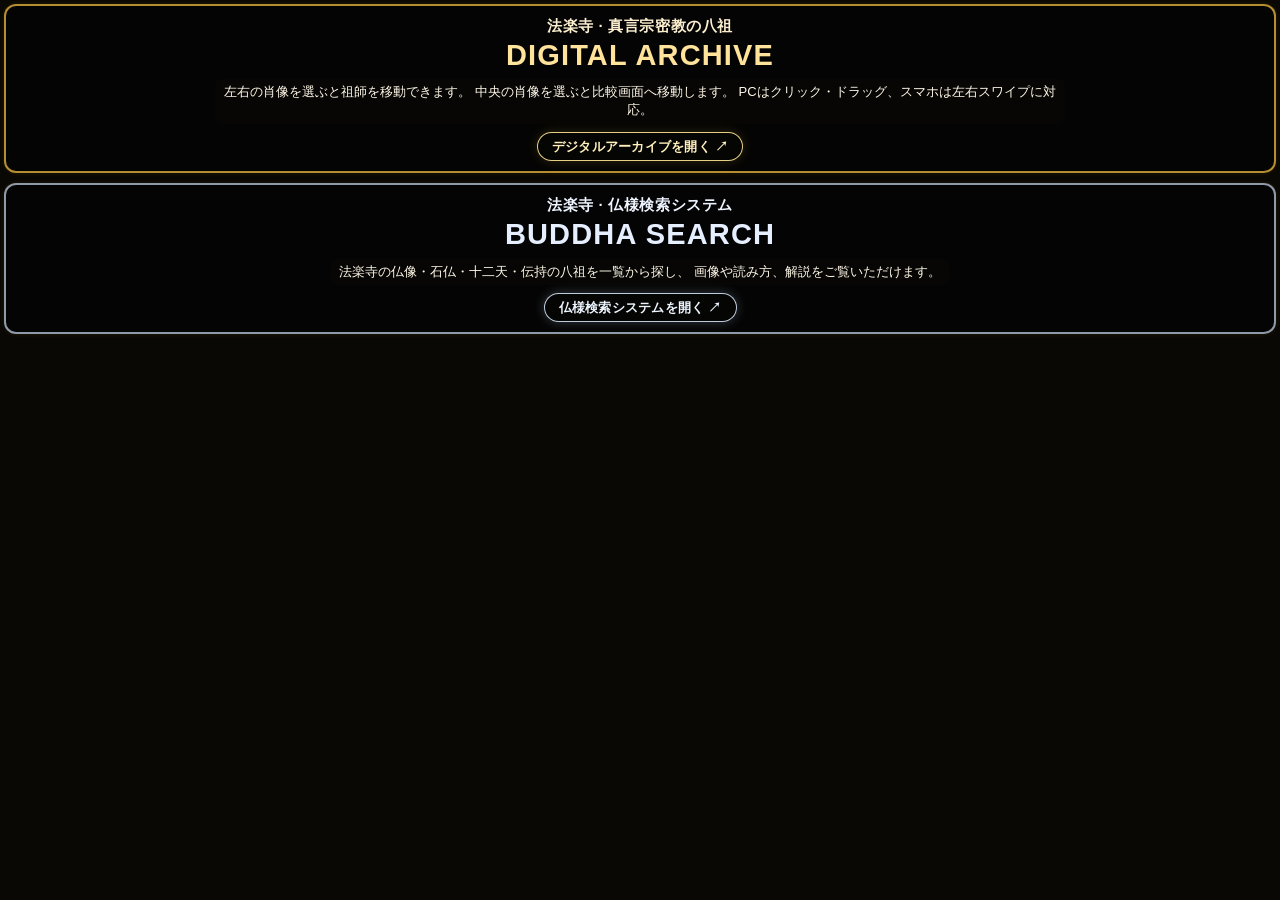
<file: index.html>
<!doctype html>
<html lang="ja">
<head>
  <meta charset="utf-8">
  <meta name="viewport" content="width=device-width, initial-scale=1">
  <meta name="color-scheme" content="dark">
  <meta name="description" content="法楽寺 真言宗密教の八祖 デジタルアーカイブのご案内">
  <title>法楽寺｜真言宗密教の八祖 DIGITAL ARCHIVE</title>
  <link rel="stylesheet" href="./style.css">
</head>
<body>
  <main class="page">
    <a
      class="archive-card"
      href="https://yamatotakayamahourakuji-yth.github.io/horakuji-digital-archive/"
      target="_blank"
      rel="noopener noreferrer"
      aria-label="法楽寺 真言宗密教の八祖 デジタルアーカイブを新しいタブで開く"
    >
      <span class="ornament" aria-hidden="true">◆</span>
      <span class="archive-card__eyebrow">法楽寺 · 真言宗密教の八祖</span>
      <span class="archive-card__title">DIGITAL ARCHIVE</span>
      <span class="archive-card__description">
        左右の肖像を選ぶと祖師を移動できます。<br class="desktop-break">
        中央の肖像を選ぶと比較画面へ移動します。<br class="desktop-break">
        PCはクリック・ドラッグ、スマホは左右スワイプに対応。
      </span>
      <span class="archive-card__action">デジタルアーカイブを開く <span aria-hidden="true">↗</span></span>
      <span class="ornament ornament--bottom" aria-hidden="true">◆</span>
    </a>

    
    <a
      class="archive-card archive-card--silver"
      href="https://yamatotakayamahourakuji-yth.github.io/search/"
      target="_blank"
      rel="noopener noreferrer"
      aria-label="法楽寺 仏様検索システムを新しいタブで開く"
    >
      <span class="archive-card__eyebrow">法楽寺 · 仏様検索システム</span>
      <span class="archive-card__title">BUDDHA SEARCH</span>
      <span class="archive-card__description">
        法楽寺の仏像・石仏・十二天・伝持の八祖を一覧から探し、<br class="desktop-break">
        画像や読み方、解説をご覧いただけます。
      </span>
      <span class="archive-card__action">仏様検索システムを開く <span aria-hidden="true">↗</span></span>
    </a>

  </main>
</body>
</html>
</file>
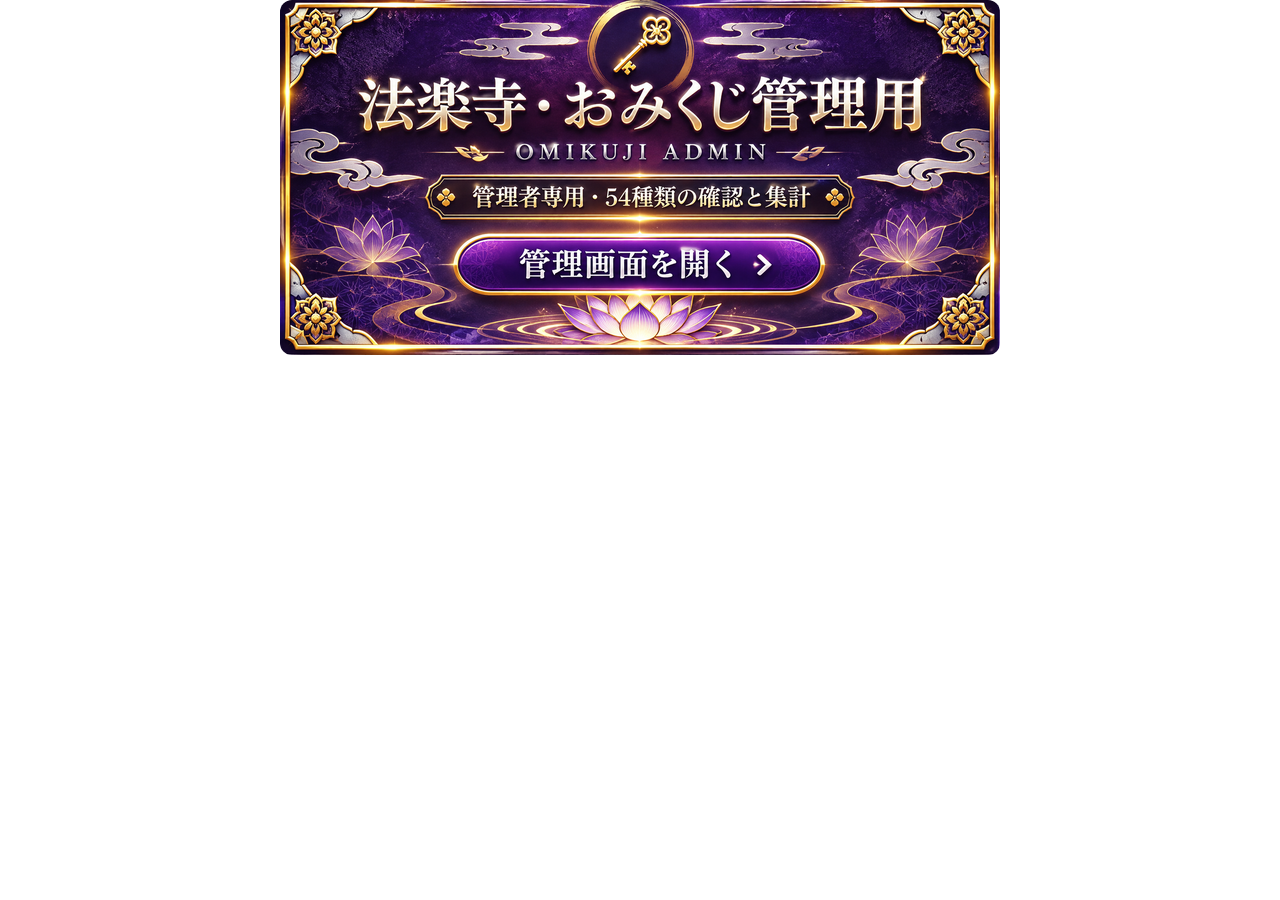
<file: admin-entry/index.html>
<!doctype html>
<html lang="ja"><head><meta charset="utf-8"><meta name="viewport" content="width=device-width,initial-scale=1"><meta name="robots" content="noindex,nofollow"><title>法楽寺｜おみくじ管理用・画像ボタン検証</title><style>*{box-sizing:border-box}html,body{margin:0;background:transparent}main{max-width:720px;margin:auto;padding:0}a{display:block;aspect-ratio:720/355;border-radius:12px;overflow:hidden}img{display:block;width:100%;height:100%;object-fit:contain}a:focus-visible{outline:3px solid rebeccapurple;outline-offset:3px}</style></head>
<body><main><a href="https://yamatotakayamahourakuji-yth.github.io/omikuji/?mode=admin" target="_blank" rel="noopener noreferrer" aria-label="法楽寺 おみくじ管理者画面を開く"><img src="./admin-button-720x355.png" alt="法楽寺 おみくじ管理用｜管理画面を開く" width="720" height="355"></a></main></body></html>
</file>
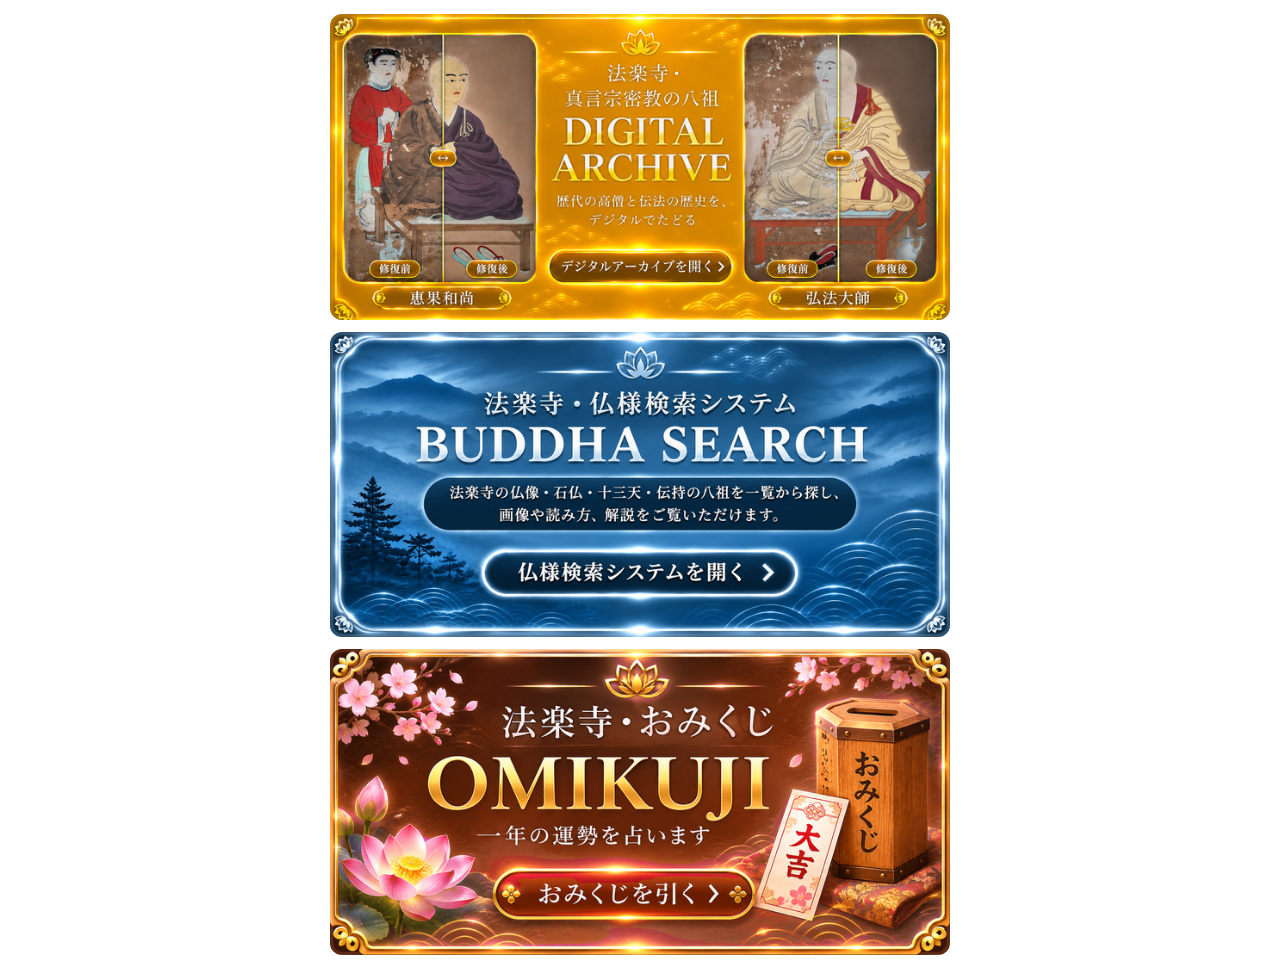
<file: glow-preview/index.html>
<!doctype html>
<html lang="ja">
<head><meta charset="utf-8"><meta name="viewport" content="width=device-width,initial-scale=1"><title>法楽寺 金銀銅・CSS発光検証</title><link rel="stylesheet" href="./style.css"></head>
<body><main class="button-gallery" aria-label="法楽寺デジタル案内">
<a class="temple-button temple-button--gold" href="https://yamatotakayamahourakuji-yth.github.io/horakuji-digital-archive/" target="_blank" rel="noopener noreferrer" aria-label="デジタルアーカイブを開く"><img src="./assets/01_gold_archive_720x355.png" alt="法楽寺 デジタルアーカイブ" width="720" height="355" draggable="false"></a>
<a class="temple-button temple-button--silver" href="https://yamatotakayamahourakuji-yth.github.io/search/" target="_blank" rel="noopener noreferrer" aria-label="仏様検索システムを開く"><img src="./assets/02_silver_search_720x355.png" alt="法楽寺 仏様検索システム" width="720" height="355" draggable="false"></a>
<a class="temple-button temple-button--bronze" href="https://yamatotakayamahourakuji-yth.github.io/omikuji/" target="_blank" rel="noopener noreferrer" aria-label="おみくじを開く"><img src="./assets/03_bronze_omikuji_720x355.png" alt="法楽寺 おみくじ" width="720" height="355" draggable="false"></a>
</main><style>
/* One image per Notion embed: fit the frame without internal scrolling. */
html.single-button,html.single-button body { height:100%; overflow:hidden; }
.single-button .button-gallery { height:100vh; height:100svh; max-width:none; padding:12px; gap:0; justify-content:flex-start; }
.single-button .temple-button { width:min(620px,100%,calc((100svh - 24px) * 720 / 355)); }
</style>
<script>
(() => {
  const colour = new URLSearchParams(location.search).get('button');
  const offsets = {gold:0,silver:1500,bronze:3000};
  if (!Object.prototype.hasOwnProperty.call(offsets,colour)) return;
  document.documentElement.classList.add('single-button');
  document.querySelectorAll('.temple-button').forEach(button => {
    if (!button.classList.contains('temple-button--' + colour)) button.remove();
  });
  const button = document.querySelector('.temple-button');
  // Shared wall clock keeps independently loaded embeds in gold/silver/bronze order.
  function syncGlow() {
    const phase = ((Date.now() - offsets[colour]) % 4500 + 4500) % 4500;
    button.style.setProperty('--glow-delay',(-phase / 1000) + 's');
  }
  syncGlow();
})();
</script>
</body></html>
</file>
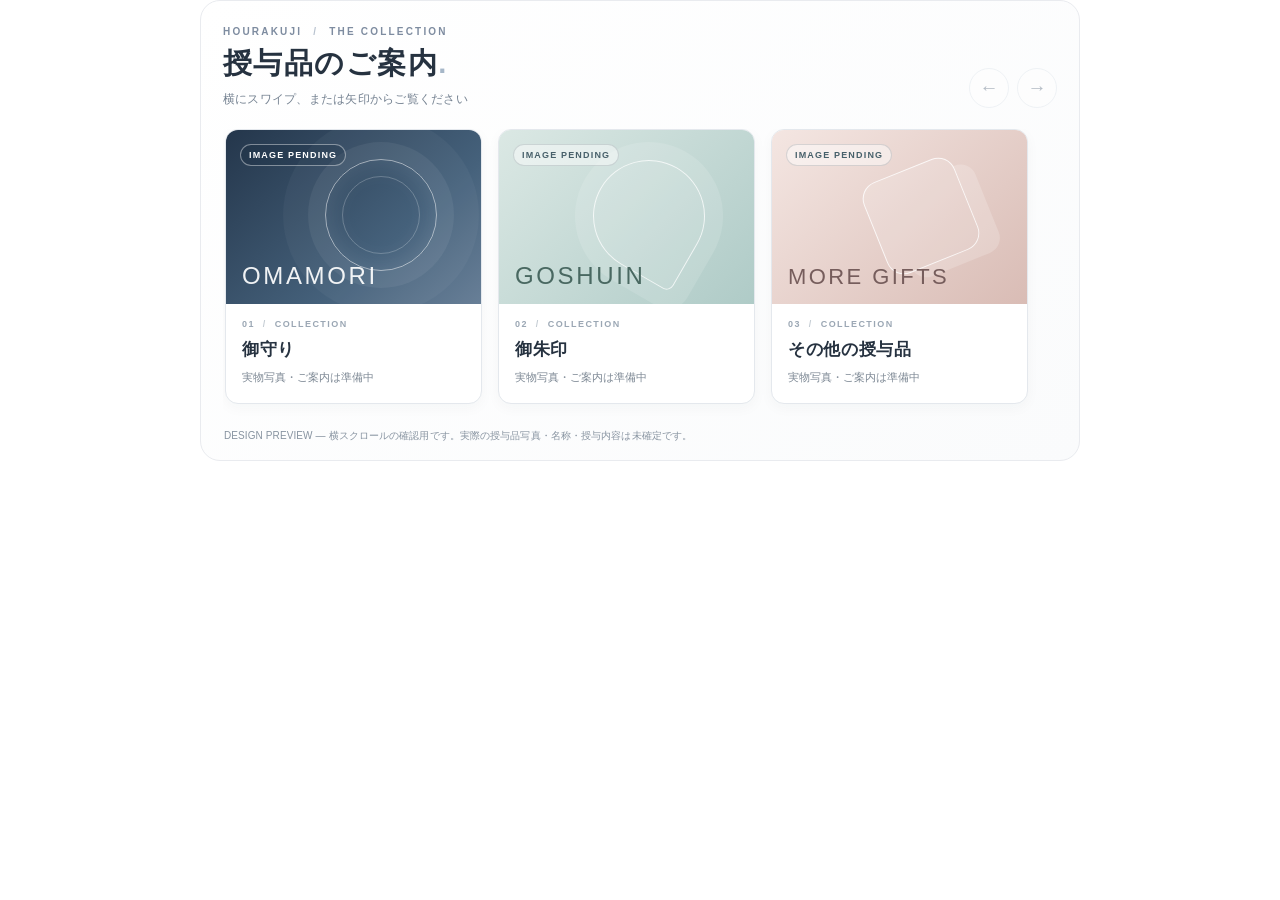
<file: offerings-preview/index.html>
<!doctype html>
<html lang="ja">
<head>
  <meta charset="utf-8">
  <meta name="viewport" content="width=device-width,initial-scale=1">
  <meta name="color-scheme" content="light">
  <meta name="robots" content="noindex,nofollow">
  <meta name="description" content="法楽寺 授与品の横スクロール・モダンデザイン試作（仮カード・本番未反映）">
  <title>法楽寺｜授与品コレクション デザイン確認</title>
  <link rel="stylesheet" href="./style.css">
  <script src="./slider.js" defer></script>
</head>
<body>
  <section class="offerings" aria-labelledby="offerings-heading">
    <header class="collection-header">
      <div class="collection-heading">
        <p class="eyebrow">HOURAKUJI <span aria-hidden="true">/</span> THE COLLECTION</p>
        <h2 id="offerings-heading">授与品のご案内<span class="heading-dot" aria-hidden="true">.</span></h2>
        <p class="subtitle">横にスワイプ、または矢印からご覧ください</p>
      </div>
      <div class="navigation" aria-label="授与品の横送り">
        <button id="offerings-prev" type="button" aria-label="前の授与品へ" aria-controls="offerings-track"><span aria-hidden="true">←</span></button>
        <button id="offerings-next" type="button" aria-label="次の授与品へ" aria-controls="offerings-track"><span aria-hidden="true">→</span></button>
      </div>
    </header>

    <div id="offerings-track" class="track" tabindex="0" role="region" aria-label="授与品の横スクロール一覧">
      <article class="item item--navy">
        <div class="visual" role="img" aria-label="御守り：写真未掲載の仮デザイン">
          <span class="visual-label">IMAGE PENDING</span>
          <span class="visual-art visual-art--one" aria-hidden="true"></span>
          <span class="visual-name" aria-hidden="true">OMAMORI</span>
        </div>
        <div class="item-copy"><p class="item-number">01 <span aria-hidden="true">/</span> COLLECTION</p><h3>御守り</h3><p class="item-note">実物写真・ご案内は準備中</p></div>
      </article>
      <article class="item item--sage">
        <div class="visual" role="img" aria-label="御朱印：写真未掲載の仮デザイン">
          <span class="visual-label">IMAGE PENDING</span>
          <span class="visual-art visual-art--two" aria-hidden="true"></span>
          <span class="visual-name" aria-hidden="true">GOSHUIN</span>
        </div>
        <div class="item-copy"><p class="item-number">02 <span aria-hidden="true">/</span> COLLECTION</p><h3>御朱印</h3><p class="item-note">実物写真・ご案内は準備中</p></div>
      </article>
      <article class="item item--rose">
        <div class="visual" role="img" aria-label="その他の授与品：写真未掲載の仮デザイン">
          <span class="visual-label">IMAGE PENDING</span>
          <span class="visual-art visual-art--three" aria-hidden="true"></span>
          <span class="visual-name" aria-hidden="true">MORE GIFTS</span>
        </div>
        <div class="item-copy"><p class="item-number">03 <span aria-hidden="true">/</span> COLLECTION</p><h3>その他の授与品</h3><p class="item-note">実物写真・ご案内は準備中</p></div>
      </article>
    </div>
    <p class="notice">DESIGN PREVIEW <span aria-hidden="true">—</span> 横スクロールの確認用です。実際の授与品写真・名称・授与内容は未確定です。</p>
  </section>
</body>
</html>
</file>
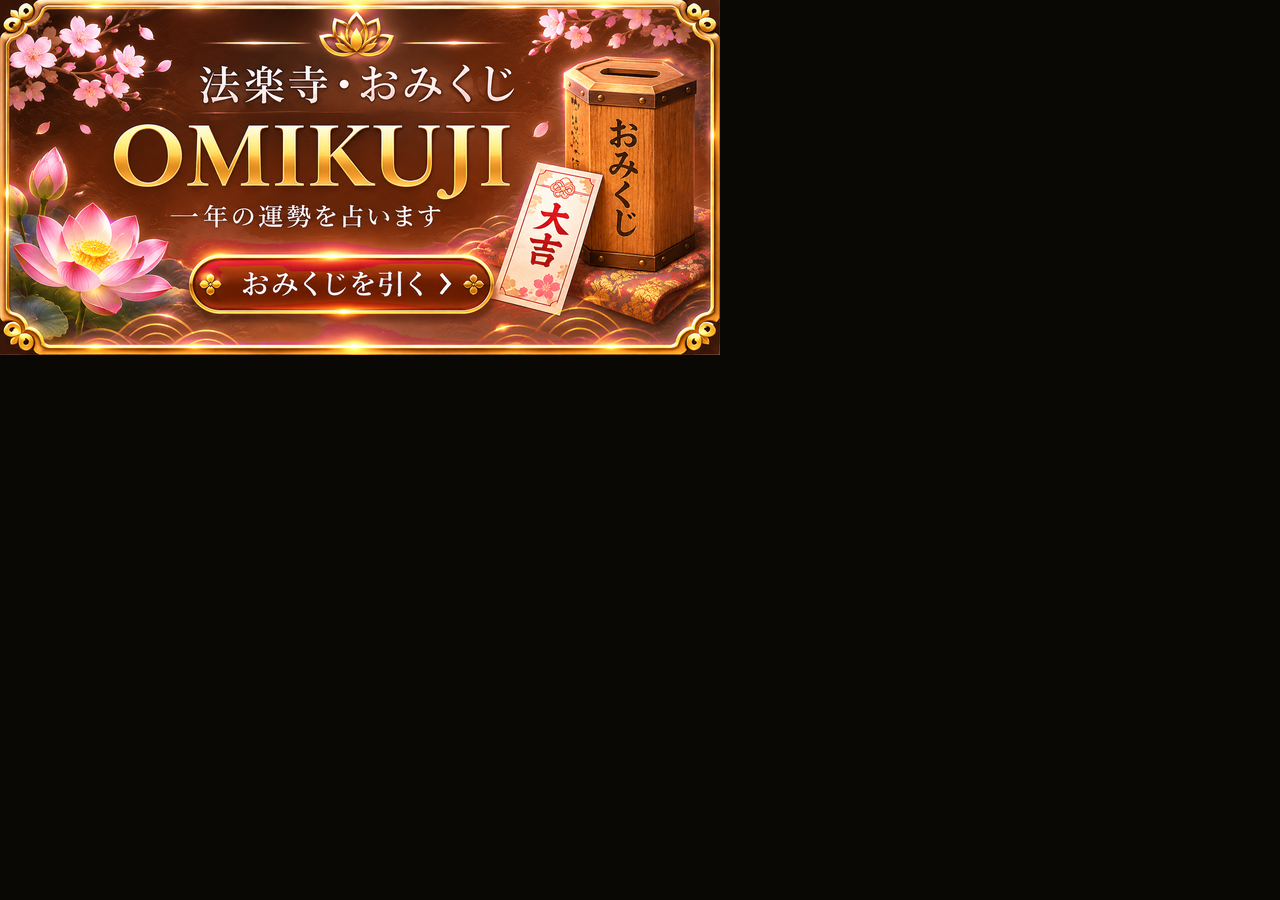
<file: bronze.html>
<!doctype html>
<html lang="ja">
<head><meta charset="utf-8"><meta name="viewport" content="width=device-width,initial-scale=1"><title>法楽寺 金銀銅・CSS発光検証</title><link rel="stylesheet" href="./style.css"></head>
<body><main class="button-gallery" aria-label="法楽寺デジタル案内">
<a class="temple-button temple-button--bronze" href="https://yamatotakayamahourakuji-yth.github.io/omikuji/" target="_blank" rel="noopener noreferrer" aria-label="おみくじを開く"><img src="./notion-test/03_bronze_omikuji_720x355.png" alt="法楽寺 おみくじ" width="720" height="355" draggable="false"></a>
</main></body></html>
</file>
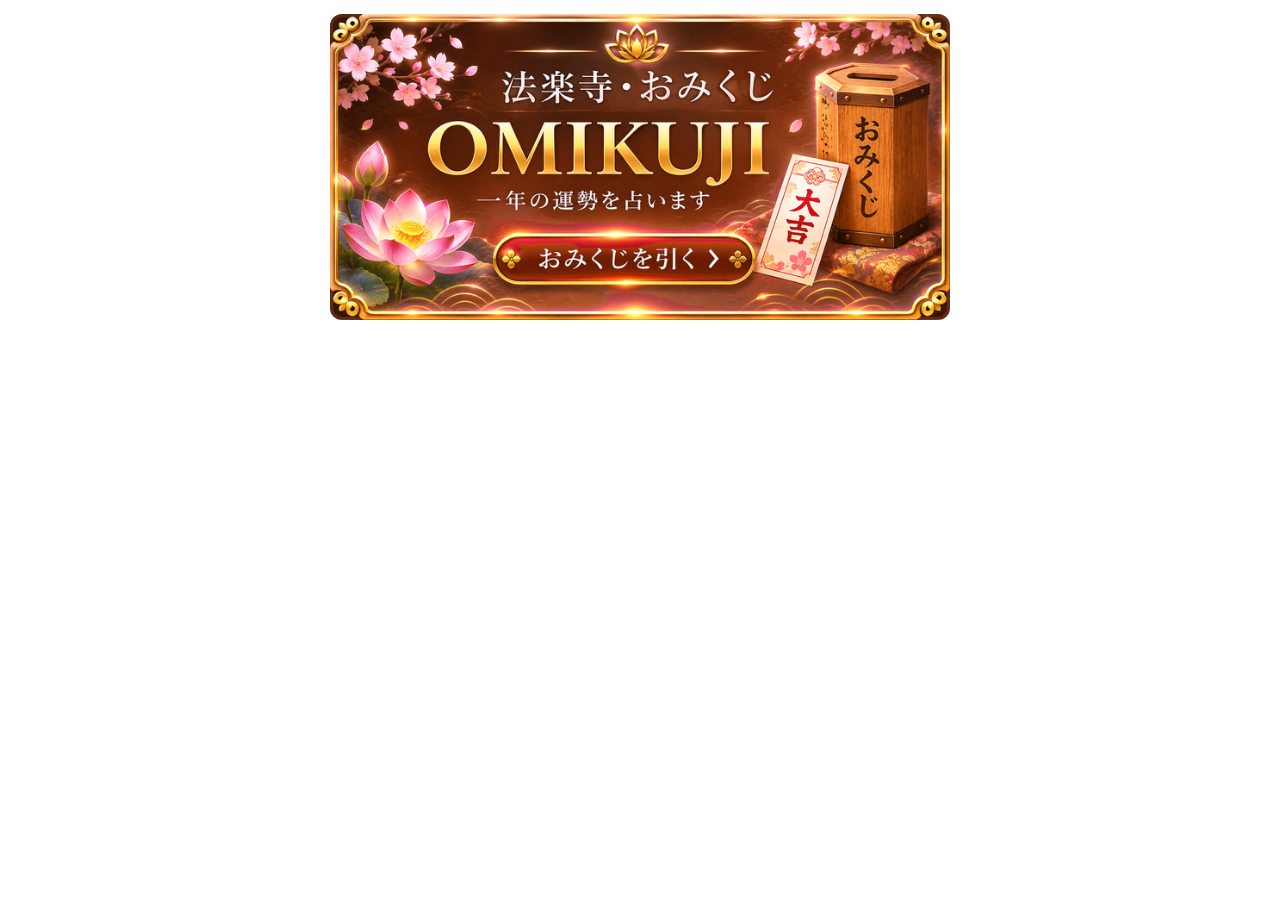
<file: glow-preview/bronze.html>
<!doctype html>
<html lang="ja">
<head><meta charset="utf-8"><meta name="viewport" content="width=device-width,initial-scale=1"><title>法楽寺 金銀銅・CSS発光検証</title><link rel="stylesheet" href="./style.css"></head>
<body><main class="button-gallery" aria-label="法楽寺デジタル案内">
<a class="temple-button temple-button--bronze" href="https://yamatotakayamahourakuji-yth.github.io/omikuji/" target="_blank" rel="noopener noreferrer" aria-label="おみくじを開く"><img src="./assets/03_bronze_omikuji_720x355.png" alt="法楽寺 おみくじ" width="720" height="355" draggable="false"></a>
</main></body></html>
</file>
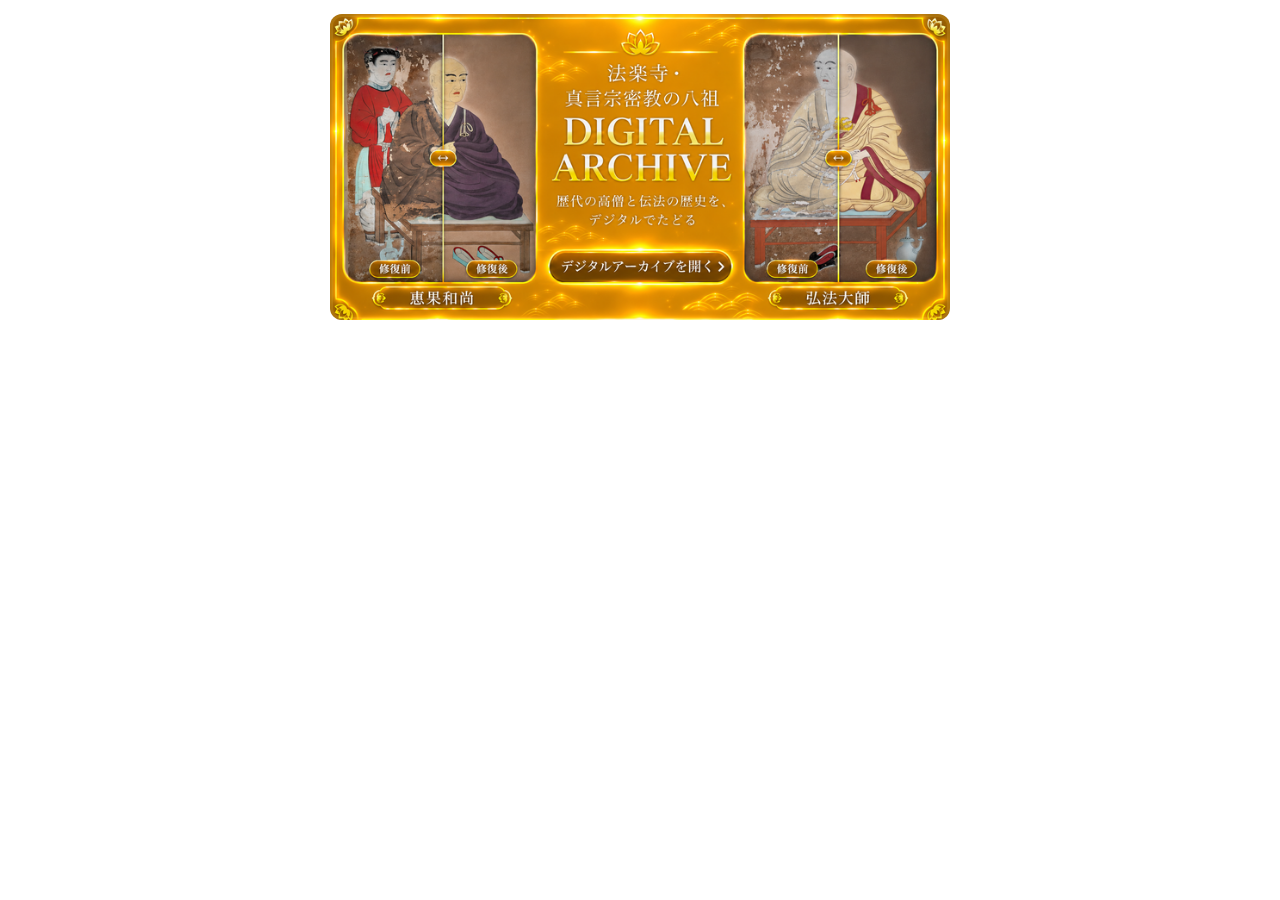
<file: glow-preview/gold.html>
<!doctype html>
<html lang="ja">
<head><meta charset="utf-8"><meta name="viewport" content="width=device-width,initial-scale=1"><title>法楽寺 金銀銅・CSS発光検証</title><link rel="stylesheet" href="./style.css"></head>
<body><main class="button-gallery" aria-label="法楽寺デジタル案内">
<a class="temple-button temple-button--gold" href="https://yamatotakayamahourakuji-yth.github.io/horakuji-digital-archive/" target="_blank" rel="noopener noreferrer" aria-label="デジタルアーカイブを開く"><img src="./assets/01_gold_archive_720x355.png" alt="法楽寺 デジタルアーカイブ" width="720" height="355" draggable="false"></a>
</main></body></html>
</file>
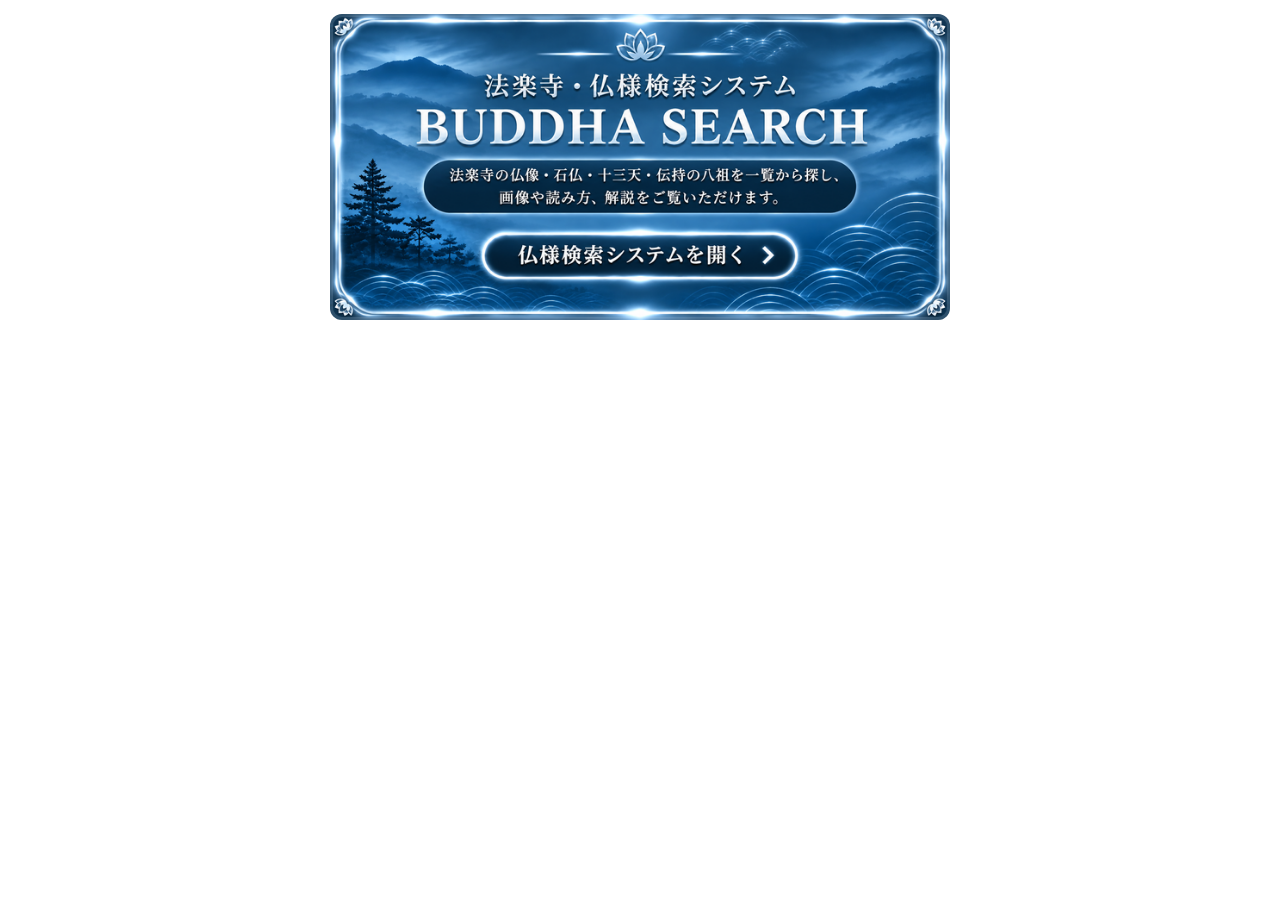
<file: glow-preview/silver.html>
<!doctype html>
<html lang="ja">
<head><meta charset="utf-8"><meta name="viewport" content="width=device-width,initial-scale=1"><title>法楽寺 金銀銅・CSS発光検証</title><link rel="stylesheet" href="./style.css"></head>
<body><main class="button-gallery" aria-label="法楽寺デジタル案内">
<a class="temple-button temple-button--silver" href="https://yamatotakayamahourakuji-yth.github.io/search/" target="_blank" rel="noopener noreferrer" aria-label="仏様検索システムを開く"><img src="./assets/02_silver_search_720x355.png" alt="法楽寺 仏様検索システム" width="720" height="355" draggable="false"></a>
</main></body></html>
</file>
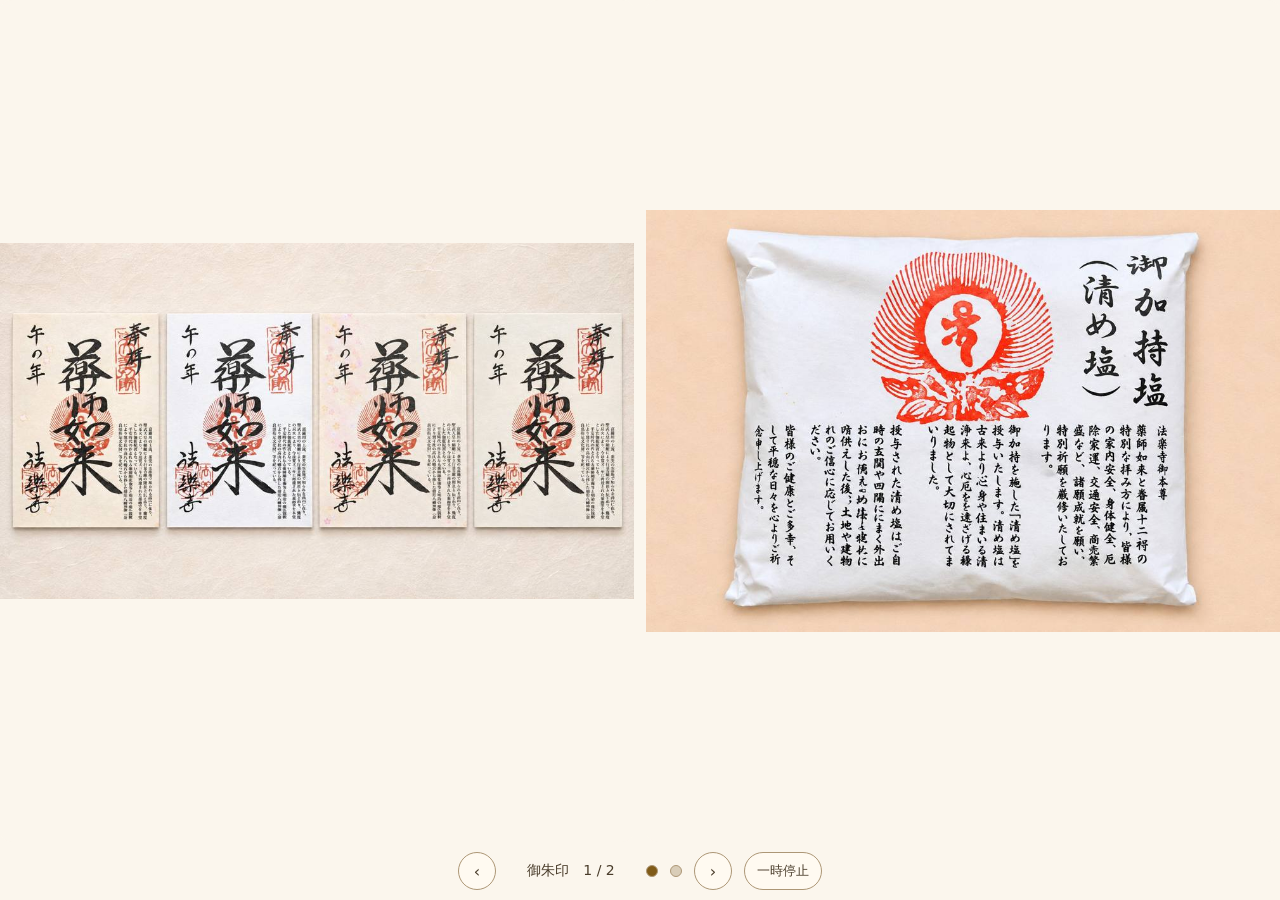
<file: preview/horakuji-gifts-production-20261119.html>
<!doctype html><html lang="ja"><meta charset="utf-8"><meta name="viewport" content="width=device-width,initial-scale=1"><title>法楽寺 御朱印・清め塩｜本番用</title>
<style>*{box-sizing:border-box}body{margin:0;background:#fbf6ed;color:#493c2a;font:16px system-ui,sans-serif}html,body{height:100%;overflow:hidden}main{width:100%;margin:auto}.viewport{height:calc(100vh - 58px)}.viewport{overflow:hidden;touch-action:pan-y}.track{display:flex;gap:12px;transition:transform 1.4s ease-in-out}.slide{flex:0 0 calc((100% - 12px)/2);min-width:0;margin:0;border-radius:12px;overflow:hidden;background:#fbf6ed}.slide img{display:block;width:100%;height:calc(100vh - 58px);object-fit:contain}.controls{display:flex;align-items:center;justify-content:center;gap:12px;min-height:58px;padding:8px}button{border:1px solid #ad9776;border-radius:24px;background:#fffaf1;color:#493c2a;min-width:38px;min-height:38px;font:inherit;cursor:pointer}button:focus-visible{outline:3px solid #805b18;outline-offset:2px}.dot{min-width:12px;min-height:12px;width:12px;height:12px;padding:0;background:#d9cdb8}.dot[aria-current=true]{background:#805b18}#label{min-width:9em;text-align:center;font-size:14px}#pause{font-size:13px;padding:0 12px}@media(max-width:500px){.controls{gap:8px}#label{min-width:0;flex:1}#pause{padding:0 8px}}@media(prefers-reduced-motion:reduce){.track{transition:none}}</style>
<main aria-label="御朱印・清め塩のご案内" aria-roledescription="カルーセル"><div class="viewport"><div class="track">
<figure class="slide" id="last-clone"></figure>
<figure class="slide"><img src="[data-uri]" alt="四種の御朱印"></figure>
<figure class="slide"><img src="[data-uri]" alt="御加持塩・清め塩"></figure>
<figure class="slide" id="first-clone"></figure>
</div></div><div class="controls"><button id="prev" aria-label="前の授与品">‹</button><span id="label">御朱印　1 / 2</span><button class="dot" aria-label="御朱印を表示" aria-current="true"></button><button class="dot" aria-label="清め塩を表示" aria-current="false"></button><button id="next" aria-label="次の授与品">›</button><button id="pause">一時停止</button></div></main>
<script>
const originals=[...document.querySelectorAll('.slide')].slice(1,3).map(s=>s.innerHTML);document.querySelector('.track').innerHTML=Array.from({length:6},(_,i)=>'<figure class="slide">'+originals[i%2]+'</figure>').join('');
const track=document.querySelector('.track'),viewport=document.querySelector('.viewport'),dots=[...document.querySelectorAll('.dot')],names=['御朱印','清め塩'],pause=document.querySelector('#pause');let position=2,timer,paused=matchMedia('(prefers-reduced-motion:reduce)').matches,busy=false,startX,startY;
function paint(animate=true){track.style.transition=animate?'':'none';const slideWidth=(viewport.clientWidth-12)/2;track.style.transform='translateX('+(-position*(slideWidth+12))+'px)';const i=position%2;document.querySelector('#label').textContent=names[i]+'　'+(i+1)+' / 2';dots.forEach((d,n)=>d.setAttribute('aria-current',n===i?'true':'false'));document.querySelectorAll('.slide').forEach((s,n)=>s.setAttribute('aria-hidden',n===position||n===position+1?'false':'true'))}
function schedule(){clearInterval(timer);if(!paused&&!document.hidden)timer=setInterval(()=>move(1),7000);pause.textContent=paused?'再生':'一時停止'}
function move(step){if(busy)return;busy=true;position+=step;paint();setTimeout(()=>{if(position>=4)position=2;if(position<=1)position=3;paint(false);busy=false},1450)}
document.querySelector('#next').onclick=()=>{move(1);schedule()};document.querySelector('#prev').onclick=()=>{move(-1);schedule()};dots.forEach((d,i)=>d.onclick=()=>{if(busy)return;position=i+2;paint();schedule()});pause.onclick=()=>{paused=!paused;schedule()};document.addEventListener('visibilitychange',schedule);
viewport.addEventListener('pointerdown',e=>{startX=e.clientX;startY=e.clientY});viewport.addEventListener('pointerup',e=>{if(startX!==undefined&&Math.abs(e.clientX-startX)>40&&Math.abs(e.clientX-startX)>Math.abs(e.clientY-startY)){move(e.clientX<startX?1:-1);schedule()}startX=undefined});viewport.addEventListener('pointercancel',()=>startX=undefined);new ResizeObserver(()=>paint(false)).observe(viewport);paint(false);schedule();
</script>
<style>
.slide img{cursor:zoom-in}.slide img:focus-visible{outline:3px solid #805b18;outline-offset:-4px}
.zoom-dialog{position:fixed;inset:0;width:100vw;height:100dvh;max-width:none;max-height:none;margin:0;padding:12px;border:0;background:#17130ff5;color:#fff;overflow:hidden}
.zoom-dialog::backdrop{background:#17130ff5}.zoom-inner{height:100%;display:flex;flex-direction:column;align-items:center;gap:8px}.zoom-image{min-height:0;flex:1;width:100%;object-fit:contain}.zoom-bar{display:flex;gap:12px;align-items:center;justify-content:center;flex-wrap:wrap;flex-shrink:0}.zoom-bar button,.zoom-close{background:#fffaf1;color:#493c2a;min-width:44px;min-height:44px}.zoom-close{align-self:flex-end;font-size:24px}.zoom-bar a{color:#fff}.zoom-count{min-width:6em;text-align:center}
</style>
<dialog class="zoom-dialog" aria-label="画像の拡大表示"><div class="zoom-inner"><button class="zoom-close" aria-label="拡大表示を閉じる">×</button><img class="zoom-image" alt=""><div class="zoom-bar"><button class="zoom-prev" aria-label="前の拡大画像">‹</button><span class="zoom-count" aria-live="polite"></span><button class="zoom-next" aria-label="次の拡大画像">›</button><a class="zoom-newtab" target="_blank" rel="noopener">別タブで大きく表示</a></div></div></dialog>
<script>
(()=>{
const pictures=[...document.querySelectorAll('.slide img')],unique=[...new Map(pictures.map(img=>[img.src,{src:img.src,alt:img.alt}])).values()];
const dialog=document.querySelector('.zoom-dialog'),big=dialog.querySelector('.zoom-image'),count=dialog.querySelector('.zoom-count'),external=dialog.querySelector('.zoom-newtab');
let current=0,previousPaused=true,openerElement=null,newTabOpen=false,downX=0,downY=0;
const requested=new URLSearchParams(location.search).get('image'),viewer=requested!==null;
function url(i){const u=new URL(location.href);u.searchParams.set('image',i);return u.href}
function show(i){current=(i+unique.length)%unique.length;big.src=unique[current].src;big.alt=unique[current].alt;count.textContent=(current+1)+' / '+unique.length;external.href=url(current)}
function open(i,element){previousPaused=paused;paused=true;schedule();openerElement=element;
if(window.self!==window.top&&!viewer){const w=window.open(url(i),'_blank');if(w){newTabOpen=true;return}}
show(i);if(!dialog.open)dialog.showModal();dialog.querySelector('.zoom-close').focus()}
function close(){if(viewer){window.close();if(!window.closed){location.href=location.href.split('?')[0]}return}dialog.close()}
dialog.addEventListener('close',()=>{paused=previousPaused;schedule();if(openerElement)openerElement.focus()});
dialog.querySelector('.zoom-close').onclick=close;dialog.querySelector('.zoom-prev').onclick=()=>show(current-1);dialog.querySelector('.zoom-next').onclick=()=>show(current+1);
dialog.addEventListener('click',e=>{if(e.target===dialog||e.target===dialog.querySelector('.zoom-inner'))close()});
dialog.addEventListener('cancel',e=>{e.preventDefault();close()});
dialog.addEventListener('keydown',e=>{if(e.key==='ArrowLeft'){e.preventDefault();show(current-1)}if(e.key==='ArrowRight'){e.preventDefault();show(current+1)}});
pictures.forEach(img=>{img.tabIndex=0;img.setAttribute('role','button');img.setAttribute('aria-label',img.alt+'を拡大');img.addEventListener('pointerdown',e=>{downX=e.clientX;downY=e.clientY});img.addEventListener('click',e=>{if(e.detail!==0&&(Math.abs(e.clientX-downX)>20||Math.abs(e.clientY-downY)>20))return;open(unique.findIndex(x=>x.src===img.src),img)});img.addEventListener('keydown',e=>{if(e.key==='Enter'||e.key===' '){e.preventDefault();open(unique.findIndex(x=>x.src===img.src),img)}})});
window.addEventListener('focus',()=>{if(newTabOpen&&!dialog.open&&!viewer){newTabOpen=false;paused=previousPaused;schedule()}});
if(viewer){paused=true;schedule();show(Number(requested)||0);dialog.showModal();external.hidden=true}
})();
</script>
</html>
</file>
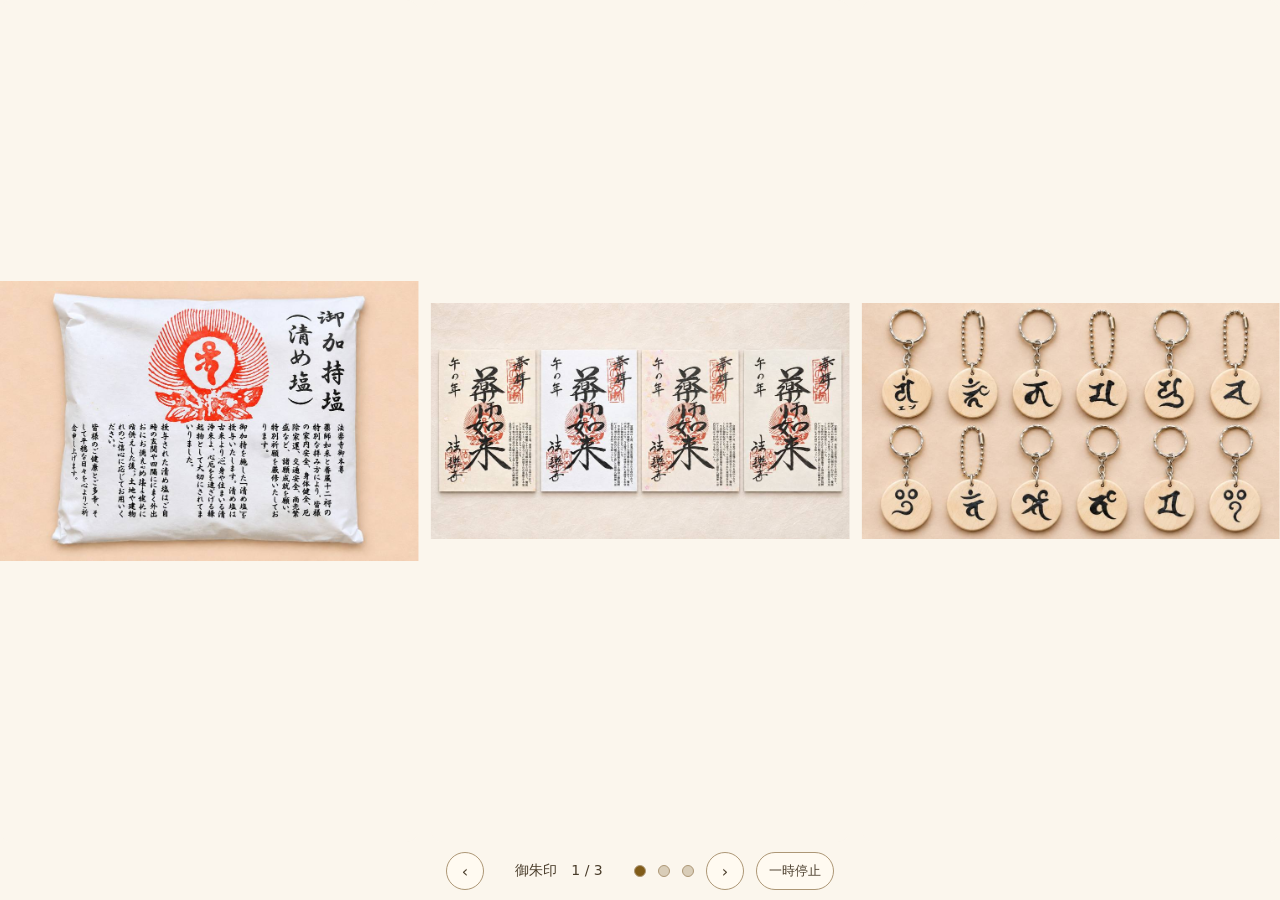
<file: preview/horakuji-gifts-wide-20261114.html>
<!doctype html><html lang="ja"><meta charset="utf-8"><meta name="viewport" content="width=device-width,initial-scale=1"><title>法楽寺 御朱印・授与品｜確認用</title>
<style>*{box-sizing:border-box}body{margin:0;background:#fbf6ed;color:#493c2a;font:16px system-ui,sans-serif}html,body{height:100%;overflow:hidden}main{width:100%;margin:auto}.viewport{height:calc(100vh - 58px)}.viewport{overflow:hidden;touch-action:pan-y}.track{display:flex;gap:12px;transition:transform 1.4s ease-in-out}.slide{flex:0 0 calc((100% - 24px)/3);min-width:0;margin:0;border-radius:12px;overflow:hidden;background:#fbf6ed}.slide img{display:block;width:100%;height:calc(100vh - 58px);object-fit:contain}.controls{display:flex;align-items:center;justify-content:center;gap:12px;min-height:58px;padding:8px}button{border:1px solid #ad9776;border-radius:24px;background:#fffaf1;color:#493c2a;min-width:38px;min-height:38px;font:inherit;cursor:pointer}button:focus-visible{outline:3px solid #805b18;outline-offset:2px}.dot{min-width:12px;min-height:12px;width:12px;height:12px;padding:0;background:#d9cdb8}.dot[aria-current=true]{background:#805b18}#label{min-width:9em;text-align:center;font-size:14px}#pause{font-size:13px;padding:0 12px}@media(max-width:500px){.controls{gap:8px}#label{min-width:0;flex:1}#pause{padding:0 8px}}@media(prefers-reduced-motion:reduce){.track{transition:none}}</style>
<main aria-label="御朱印・授与品のご案内" aria-roledescription="カルーセル"><div class="viewport"><div class="track">
<figure class="slide" id="last-clone"></figure>
<figure class="slide"><img src="[data-uri]" alt="四種の御朱印"></figure>
<figure class="slide"><img src="[data-uri]" alt="十二個の梵字キーホルダー"></figure>
<figure class="slide"><img src="[data-uri]" alt="御加持塩・清め塩"></figure>
<figure class="slide" id="first-clone"></figure>
</div></div><div class="controls"><button id="prev" aria-label="前の授与品">‹</button><span id="label">御朱印　1 / 3</span><button class="dot" aria-label="御朱印を表示" aria-current="true"></button><button class="dot" aria-label="梵字キーホルダーを表示" aria-current="false"></button><button class="dot" aria-label="清め塩を表示" aria-current="false"></button><button id="next" aria-label="次の授与品">›</button><button id="pause">一時停止</button></div></main>
<script>
const originals=[...document.querySelectorAll('.slide')].slice(1,4).map(s=>s.innerHTML);document.querySelector('.track').innerHTML=Array.from({length:9},(_,i)=>'<figure class="slide">'+originals[i%3]+'</figure>').join('');
const track=document.querySelector('.track'),viewport=document.querySelector('.viewport'),dots=[...document.querySelectorAll('.dot')],names=['御朱印','梵字キーホルダー','清め塩'],pause=document.querySelector('#pause');let position=3,timer,paused=matchMedia('(prefers-reduced-motion:reduce)').matches,busy=false,startX,startY;
function paint(animate=true){track.style.transition=animate?'':'none';track.style.transform=`translateX(${(viewport.clientWidth-(viewport.clientWidth-24)/3)/2-position*((viewport.clientWidth-24)/3+12)}px)`;const i=position%3;document.querySelector('#label').textContent=names[i]+'　'+(i+1)+' / 3';dots.forEach((d,n)=>d.setAttribute('aria-current',n===i?'true':'false'));document.querySelectorAll('.slide').forEach((s,n)=>s.setAttribute('aria-hidden',Math.abs(n-position)<=1?'false':'true'))}
function schedule(){clearInterval(timer);if(!paused&&!document.hidden)timer=setInterval(()=>move(1),7000);pause.textContent=paused?'再生':'一時停止'}
function move(step){if(busy)return;busy=true;position+=step;paint();setTimeout(()=>{if(position>=6)position=3;if(position<=2)position=5;paint(false);busy=false},1450)}
document.querySelector('#next').onclick=()=>{move(1);schedule()};document.querySelector('#prev').onclick=()=>{move(-1);schedule()};dots.forEach((d,i)=>d.onclick=()=>{if(busy)return;position=i+3;paint();schedule()});pause.onclick=()=>{paused=!paused;schedule()};document.addEventListener('visibilitychange',schedule);
viewport.addEventListener('pointerdown',e=>{startX=e.clientX;startY=e.clientY});viewport.addEventListener('pointerup',e=>{if(startX!==undefined&&Math.abs(e.clientX-startX)>40&&Math.abs(e.clientX-startX)>Math.abs(e.clientY-startY)){move(e.clientX<startX?1:-1);schedule()}startX=undefined});viewport.addEventListener('pointercancel',()=>startX=undefined);new ResizeObserver(()=>paint(false)).observe(viewport);paint(false);schedule();
</script>
<style>
.slide img{cursor:zoom-in}.slide img:focus-visible{outline:3px solid #805b18;outline-offset:-4px}
.zoom-dialog{position:fixed;inset:0;width:100vw;height:100dvh;max-width:none;max-height:none;margin:0;padding:12px;border:0;background:#17130ff5;color:#fff;overflow:hidden}
.zoom-dialog::backdrop{background:#17130ff5}.zoom-inner{height:100%;display:flex;flex-direction:column;align-items:center;gap:8px}.zoom-image{min-height:0;flex:1;width:100%;object-fit:contain}.zoom-bar{display:flex;gap:12px;align-items:center;justify-content:center;flex-wrap:wrap;flex-shrink:0}.zoom-bar button,.zoom-close{background:#fffaf1;color:#493c2a;min-width:44px;min-height:44px}.zoom-close{align-self:flex-end;font-size:24px}.zoom-bar a{color:#fff}.zoom-count{min-width:6em;text-align:center}
</style>
<dialog class="zoom-dialog" aria-label="画像の拡大表示"><div class="zoom-inner"><button class="zoom-close" aria-label="拡大表示を閉じる">×</button><img class="zoom-image" alt=""><div class="zoom-bar"><button class="zoom-prev" aria-label="前の拡大画像">‹</button><span class="zoom-count" aria-live="polite"></span><button class="zoom-next" aria-label="次の拡大画像">›</button><a class="zoom-newtab" target="_blank" rel="noopener">別タブで大きく表示</a></div></div></dialog>
<script>
(()=>{
const pictures=[...document.querySelectorAll('.slide img')],unique=[...new Map(pictures.map(img=>[img.src,{src:img.src,alt:img.alt}])).values()];
const dialog=document.querySelector('.zoom-dialog'),big=dialog.querySelector('.zoom-image'),count=dialog.querySelector('.zoom-count'),external=dialog.querySelector('.zoom-newtab');
let current=0,previousPaused=true,openerElement=null,newTabOpen=false,downX=0,downY=0;
const requested=new URLSearchParams(location.search).get('image'),viewer=requested!==null;
function url(i){const u=new URL(location.href);u.searchParams.set('image',i);return u.href}
function show(i){current=(i+unique.length)%unique.length;big.src=unique[current].src;big.alt=unique[current].alt;count.textContent=(current+1)+' / '+unique.length;external.href=url(current)}
function open(i,element){previousPaused=paused;paused=true;schedule();openerElement=element;
if(window.self!==window.top&&!viewer){const w=window.open(url(i),'_blank');if(w){newTabOpen=true;return}}
show(i);if(!dialog.open)dialog.showModal();dialog.querySelector('.zoom-close').focus()}
function close(){if(viewer){window.close();if(!window.closed){location.href=location.href.split('?')[0]}return}dialog.close()}
dialog.addEventListener('close',()=>{paused=previousPaused;schedule();if(openerElement)openerElement.focus()});
dialog.querySelector('.zoom-close').onclick=close;dialog.querySelector('.zoom-prev').onclick=()=>show(current-1);dialog.querySelector('.zoom-next').onclick=()=>show(current+1);
dialog.addEventListener('click',e=>{if(e.target===dialog||e.target===dialog.querySelector('.zoom-inner'))close()});
dialog.addEventListener('cancel',e=>{e.preventDefault();close()});
dialog.addEventListener('keydown',e=>{if(e.key==='ArrowLeft'){e.preventDefault();show(current-1)}if(e.key==='ArrowRight'){e.preventDefault();show(current+1)}});
pictures.forEach(img=>{img.tabIndex=0;img.setAttribute('role','button');img.setAttribute('aria-label',img.alt+'を拡大');img.addEventListener('pointerdown',e=>{downX=e.clientX;downY=e.clientY});img.addEventListener('click',e=>{if(e.detail!==0&&(Math.abs(e.clientX-downX)>20||Math.abs(e.clientY-downY)>20))return;open(unique.findIndex(x=>x.src===img.src),img)});img.addEventListener('keydown',e=>{if(e.key==='Enter'||e.key===' '){e.preventDefault();open(unique.findIndex(x=>x.src===img.src),img)}})});
window.addEventListener('focus',()=>{if(newTabOpen&&!dialog.open&&!viewer){newTabOpen=false;paused=previousPaused;schedule()}});
if(viewer){paused=true;schedule();show(Number(requested)||0);dialog.showModal();external.hidden=true}
})();
</script>
</html>
</file>
<file: style.css>
/* 法楽寺 DIGITAL ARCHIVE — コンパクト金色発光カード 2026-11-05 */
:root {
  font-family: "Hiragino Kaku Gothic ProN", "Yu Gothic", "Meiryo", sans-serif;
  color: #f9edcc;
  background: #0a0804;
  -webkit-font-smoothing: antialiased;
}
* { box-sizing: border-box; }
html, body { width: 100%; min-width: 0; margin: 0; }
.page { width: 100%; padding: 4px; }
.archive-card {
  position: relative;
  isolation: isolate;
  display: flex;
  flex-direction: column;
  align-items: center;
  justify-content: center;
  width: 100%;
  min-height: 0;
  overflow: hidden;
  padding: 10px 13px;
  border: 2px solid rgba(239, 189, 65, 0.75);
  border-radius: 12px;
  background: #040404;
  box-shadow: 0 0 5px rgba(246, 188, 31, .1);
  color: #fbefcf;
  text-align: center;
  text-decoration: none;
  animation: archiveGoldGlow 3s ease-in-out infinite;
}
.archive-card::before {
  position: absolute;
  z-index: 0;
  inset: -25%;
  background: radial-gradient(ellipse at center, rgba(255, 239, 151, .74) 0%, rgba(255, 193, 40, .34) 42%, transparent 73%);
  content: "";
  opacity: 0;
  animation: halo 3s ease-in-out infinite;
  pointer-events: none;
}
.archive-card:focus-visible { outline: 3px solid #fff5b4; outline-offset: 2px; }
.archive-card__eyebrow, .archive-card__title, .archive-card__description,
.archive-card__action, .ornament { position: relative; z-index: 1; }
.archive-card__eyebrow {
  margin: 0 0 2px;
  font-size: clamp(12px, 2.7vw, 15px);
  font-weight: 700;
  line-height: 1.3;
  letter-spacing: .04em;
  animation: archiveTextGlow 3s ease-in-out infinite;
}
.archive-card__title {
  font-size: clamp(20px, 4.2vw, 29px);
  font-weight: 800;
  line-height: 1.2;
  letter-spacing: .04em;
  color: #ffe39b;
  animation: archiveTextGlow 3s ease-in-out infinite;
}
.archive-card__description {
  max-width: 850px;
  margin-top: 7px;
  padding: 4px 8px;
  border-radius: 8px;
  background: rgba(10, 8, 5, .68);
  color: #fff8e9;
  font-size: clamp(11px, 2.4vw, 13px);
  line-height: 1.4;
  animation: archiveTextGlow 3s ease-in-out infinite;
}
.archive-card__action {
  display: inline-block;
  margin-top: 8px;
  padding: 6px 14px;
  border: 1px solid rgba(255, 229, 148, .9);
  border-radius: 999px;
  background: rgba(7, 6, 4, .84);
  color: #fff0bc;
  font-size: clamp(12px, 2.4vw, 13px);
  font-weight: 700;
  line-height: 1.2;
  letter-spacing: .02em;
  box-shadow: 0 0 12px rgba(255, 212, 69, .16);
  animation: archiveTextGlow 3s ease-in-out infinite;
}
.ornament { display: none; }
.desktop-break { display: none; }
@keyframes archiveGoldGlow {
  0%, 100% {
    border-color: rgba(225, 174, 51, .55);
    background-color: #040404;
    box-shadow: 0 0 5px rgba(242, 179, 18, .10), inset 0 0 7px rgba(242, 179, 18, .06);
  }
  50% {
    border-color: #ffe79b;
    background-color: #a87612;
    box-shadow: 0 0 28px rgba(255, 218, 74, .96),
                0 0 58px rgba(255, 179, 20, .78),
                0 0 84px rgba(255, 165, 12, .46),
                inset 0 0 62px rgba(255, 242, 158, .56);
  }
}
@keyframes halo { 0%, 100% { opacity: 0; } 50% { opacity: 1; } }
@keyframes archiveTextGlow {
  0%, 100% { text-shadow: 0 1px 4px rgba(0,0,0,.98), 0 0 2px rgba(255,214,89,.18); }
  50% {
    text-shadow: 0 1px 3px rgba(0,0,0,.96),
                 0 0 8px rgba(255,249,214,1),
                 0 0 20px rgba(255,225,77,.96),
                 0 0 32px rgba(255,176,17,.82);
  }
}
@media (max-width: 640px) {
  .archive-card { min-height: 0; padding: 11px 10px; }
  .archive-card__title { font-size: clamp(19px, 5vw, 24px); }
  .archive-card__description { margin-top: 7px; padding: 4px 6px; font-size: 11.5px; line-height: 1.4; }
  .archive-card__action { margin-top: 8px; padding: 7px 12px; }
}
@media (prefers-reduced-motion: reduce) {
  .archive-card, .archive-card::before,
  .archive-card__eyebrow, .archive-card__title,
  .archive-card__description, .archive-card__action { animation: none; }
  .archive-card { border-color: #d7ab49; box-shadow: 0 0 12px rgba(255, 214, 68, .38); }
}


/* BUDDHA SEARCH — 銀色点滅ボタン */
.page {
  display: flex;
  flex-direction: column;
  gap: 10px;
}

.archive-card--silver {
  border-color: rgba(190, 205, 225, .75);
  color: #eef4ff;
  animation: searchSilverGlow 3s ease-in-out infinite;
}

.archive-card--silver::before {
  background: radial-gradient(
    ellipse at center,
    rgba(238, 247, 255, .80) 0%,
    rgba(166, 194, 224, .42) 42%,
    transparent 73%
  );
}

.archive-card--silver:focus-visible {
  outline-color: #e7f2ff;
}

.archive-card--silver .archive-card__title {
  color: #e6efff;
}

.archive-card--silver .archive-card__action {
  border-color: rgba(210, 227, 246, .9);
  color: #edf5ff;
  box-shadow: 0 0 12px rgba(190, 214, 245, .25);
}

.archive-card--silver .archive-card__eyebrow,
.archive-card--silver .archive-card__title,
.archive-card--silver .archive-card__description,
.archive-card--silver .archive-card__action {
  animation: searchSilverTextGlow 3s ease-in-out infinite;
}

@keyframes searchSilverGlow {
  0%, 100% {
    border-color: rgba(160, 180, 205, .55);
    background-color: #040609;
    box-shadow: 0 0 5px rgba(160, 190, 225, .12);
  }
  50% {
    border-color: #f0f7ff;
    background-color: #687f9c;
    box-shadow:
      0 0 28px rgba(220, 237, 255, .95),
      0 0 58px rgba(170, 205, 240, .75),
      0 0 84px rgba(140, 185, 230, .45),
      inset 0 0 62px rgba(240, 248, 255, .55);
  }
}

@keyframes searchSilverTextGlow {
  0%, 100% {
    text-shadow: 0 1px 4px rgba(0, 0, 0, .95);
  }
  50% {
    text-shadow:
      0 1px 3px rgba(0, 0, 0, .95),
      0 0 8px rgba(245, 250, 255, 1),
      0 0 20px rgba(210, 230, 255, .95),
      0 0 32px rgba(150, 195, 240, .8);
  }
}

@media (prefers-reduced-motion: reduce) {
  .archive-card--silver,
  .archive-card--silver .archive-card__eyebrow,
  .archive-card--silver .archive-card__title,
  .archive-card--silver .archive-card__description,
  .archive-card--silver .archive-card__action {
    animation: none;
  }
  .archive-card--silver {
    border-color: #b9cce2;
    background-color: #101923;
    box-shadow: 0 0 12px rgba(190, 215, 245, .4);
  }
}


/* 金色・銀色の交互点滅 */
.archive-card--silver,
.archive-card--silver::before,
.archive-card--silver .archive-card__eyebrow,
.archive-card--silver .archive-card__title,
.archive-card--silver .archive-card__description,
.archive-card--silver .archive-card__action {
  animation-delay: -1.5s;
}
</file>
<file: glow-preview/style.css>
/* 既存CSS keyframes発光を再利用し、画像は変更せず外枠のみ点滅 */
:root { font-family:"Hiragino Kaku Gothic ProN","Yu Gothic","Meiryo",sans-serif; }
* { box-sizing:border-box; }
html,body { width:100%; min-width:0; margin:0; background:transparent; }
.button-gallery { display:flex; flex-direction:column; align-items:center; gap:12px; width:100%; max-width:648px; margin:0 auto; padding:14px; }
.temple-button { position:relative; display:block; flex:0 0 auto; width:100%; aspect-ratio:720 / 355; border-radius:12px; outline:none; text-decoration:none; -webkit-tap-highlight-color:transparent; }
.temple-button img { display:block; width:100%; height:100%; object-fit:contain; border-radius:inherit; user-select:none; }
.temple-button::after {
  position:absolute; inset:0; border:3px solid rgb(var(--glow-rgb) / .18); border-radius:inherit;
  box-shadow:inset 0 0 3px rgb(var(--glow-rgb) / .10);
  content:""; pointer-events:none;
  animation:templeFrameGlow 4.5s ease-in-out infinite backwards;
  animation-delay:var(--glow-delay);
}
.temple-button--gold { --glow-rgb:255 208 76; --glow-delay:0s; }
.temple-button--silver { --glow-rgb:204 229 255; --glow-delay:1.5s; }
.temple-button--bronze { --glow-rgb:255 126 77; --glow-delay:3s; }
@keyframes templeFrameGlow {
  0%,30%,100% { border-color:rgb(var(--glow-rgb) / .18); box-shadow:0 0 2px rgb(var(--glow-rgb) / .06), inset 0 0 3px rgb(var(--glow-rgb) / .09); }
  10%,17% { border-color:rgb(var(--glow-rgb) / 1); box-shadow:0 0 11px rgb(var(--glow-rgb) / .84),0 0 24px rgb(var(--glow-rgb) / .43),inset 0 0 10px rgb(var(--glow-rgb) / .30); }
}
.temple-button:focus-visible { outline:3px solid rgb(var(--glow-rgb) / 1); outline-offset:3px; }
@media(max-width:640px) { .button-gallery { gap:10px; padding:12px; } }
@media(prefers-reduced-motion:reduce) { .temple-button::after { animation:none; border-color:rgb(var(--glow-rgb) / .65); box-shadow:inset 0 0 5px rgb(var(--glow-rgb) / .25); } }
</file>
<file: offerings-preview/style.css>
/* 法楽寺・授与品 横スクロール独立試作｜欧風モダン・エディトリアルデザイン */
:root {
  font-family: "Helvetica Neue", Arial, "Hiragino Kaku Gothic ProN", "Yu Gothic", Meiryo, sans-serif;
  color: #263240;
  color-scheme: light;
}
* { box-sizing: border-box; }
html, body { width: 100%; min-width: 0; margin: 0; padding: 0; background: transparent; }
body { overflow-x: hidden; }
.offerings {
  width: min(100%, 880px); margin: 0 auto; padding: 24px 22px 16px;
  border: 1px solid #e9ebef; border-radius: 20px;
  background: linear-gradient(145deg, #fff 0%, #fafbfc 100%);
}
.collection-header { display: flex; align-items: end; justify-content: space-between; gap: 16px; margin-bottom: 20px; }
.collection-heading { min-width: 0; }
.eyebrow {
  margin: 0 0 7px; color: #7e8ca0; font-size: 10px; line-height: 1.3;
  font-weight: 700; letter-spacing: .22em;
}
.eyebrow span { padding: 0 6px; color: #b8c2cf; }
h2 { margin: 0 0 7px; font-size: clamp(21px, 3.4vw, 29px); line-height: 1.3; letter-spacing: .05em; font-weight: 600; }
.heading-dot { color: #a6b7c8; }
.subtitle { margin: 0; color: #768392; font-size: 12px; letter-spacing: .02em; line-height: 1.6; }
.navigation { display: flex; gap: 8px; flex: none; margin-bottom: 1px; }
.navigation button {
  width: 40px; height: 40px; display: grid; place-items: center; padding: 0;
  border: 1px solid #d7dfe7; border-radius: 50%; background: #fff; color: #31475f;
  font-family: Arial, sans-serif; font-size: 19px; cursor: pointer; transition: background .18s ease, border-color .18s ease;
}
.navigation button:hover:not(:disabled), .navigation button:focus-visible { background: #eaf0f5; border-color: #a6b8ca; }
.navigation button:focus-visible { outline: 2px solid #7291ae; outline-offset: 2px; }
.navigation button:disabled { opacity: .35; cursor: default; }
.track {
  position: relative; display: flex; overflow-x: auto; overflow-y: hidden; gap: 16px;
  padding: 0 2px 12px; scroll-snap-type: x mandatory; scroll-padding-inline: 2px;
  overscroll-behavior-x: contain; -webkit-overflow-scrolling: touch;
  scrollbar-width: thin; scrollbar-color: #c1ccd7 transparent;
}
.track:focus-visible { outline: 2px solid #829bb2; outline-offset: -2px; }
.item {
  flex: 0 0 clamp(218px, 38vw, 257px); min-width: 0; overflow: hidden;
  scroll-snap-align: start; border: 1px solid #e4e8ed; border-radius: 13px;
  background: #fff; box-shadow: 0 4px 14px rgba(25,43,62,.035);
}
.visual {
  position: relative; height: 174px; overflow: hidden; display: flex;
  align-items: center; justify-content: center; isolation: isolate;
}
.item--navy .visual { background: linear-gradient(138deg, #24364b 0%, #45617b 64%, #687f97 100%); }
.item--sage .visual { background: linear-gradient(135deg, #dbe8e4 0%, #afcbc7 100%); }
.item--rose .visual { background: linear-gradient(137deg, #f4e6e2 0%, #d9bcb5 100%); }
.visual-label {
  position: absolute; top: 14px; left: 14px; z-index: 3; padding: 5px 8px;
  border: 1px solid rgba(255,255,255,.42); border-radius: 30px;
  color: #fff; background: rgba(17,33,49,.16); font-size: 9px; font-weight: 600; letter-spacing: .13em;
}
.item--sage .visual-label, .item--rose .visual-label {
  border-color: rgba(47,65,79,.17); background: rgba(255,255,255,.48); color: #47606a;
}
.visual-art { position: absolute; display: block; width: 112px; height: 112px; z-index: 1; }
.visual-art--one {
  border-radius: 50%; border: 1px solid rgba(255,255,255,.54);
  box-shadow: 0 0 0 17px rgba(255,255,255,.06), 0 0 0 42px rgba(255,255,255,.035), inset 0 0 29px rgba(236,246,255,.13);
  transform: translate(27px, -2px);
}
.visual-art--one::after { content: ""; position: absolute; inset: 16px; border: 1px solid rgba(255,255,255,.23); border-radius: 50%; }
.visual-art--two {
  border: 1px solid rgba(255,255,255,.75); border-radius: 50% 50% 7% 50%;
  transform: translate(22px, -1px) rotate(30deg); background: rgba(255,255,255,.16);
  box-shadow: 0 0 0 18px rgba(255,255,255,.12);
}
.visual-art--three {
  width: 98px; height: 98px; border-radius: 18px; border: 1px solid rgba(255,255,255,.79);
  background: rgba(255,255,255,.15); transform: translate(21px, -1px) rotate(-22deg);
  box-shadow: 19px 13px 0 -2px rgba(255,255,255,.19);
}
.visual-name {
  position: absolute; z-index: 2; bottom: 16px; left: 16px;
  font-size: 24px; line-height: 1; letter-spacing: .11em; color: rgba(255,255,255,.92);
  font-weight: 300; font-family: "Helvetica Neue", Arial, sans-serif;
}
.item--sage .visual-name { color: #496861; }
.item--rose .visual-name { color: #765d5c; font-size: 22px; }
.item-copy { padding: 15px 16px 17px; }
.item-number { margin: 0 0 8px; color: #9ba7b4; font-size: 9px; letter-spacing: .16em; font-weight: 700; }
.item-number span { padding: 0 4px; color: #c4ccd3; }
.item h3 { margin: 0 0 7px; font-size: 17px; font-weight: 600; letter-spacing: .04em; line-height: 1.5; }
.item-note { margin: 0; color: #7e8995; font-size: 11px; line-height: 1.5; }
.notice {
  color: #8793a0; margin: 12px 1px 0; font-size: 10px;
  line-height: 1.6; letter-spacing: .01em;
}
@media (max-width: 520px) {
  .offerings { border-radius: 14px; padding: 17px 12px 13px; }
  .collection-header { gap: 9px; margin-bottom: 15px; }
  .eyebrow { font-size: 8px; letter-spacing: .13em; }
  h2 { font-size: 21px; }
  .subtitle { font-size: 10px; }
  .navigation { gap: 6px; }
  .navigation button { width: 33px; height: 33px; font-size: 17px; }
  .track { gap: 12px; }
  .item { flex-basis: min(74vw, 257px); }
  .visual { height: 165px; }
}
@media (prefers-reduced-motion: reduce) {
  *, *::before, *::after { transition: none !important; scroll-behavior: auto !important; }
}
</file>
